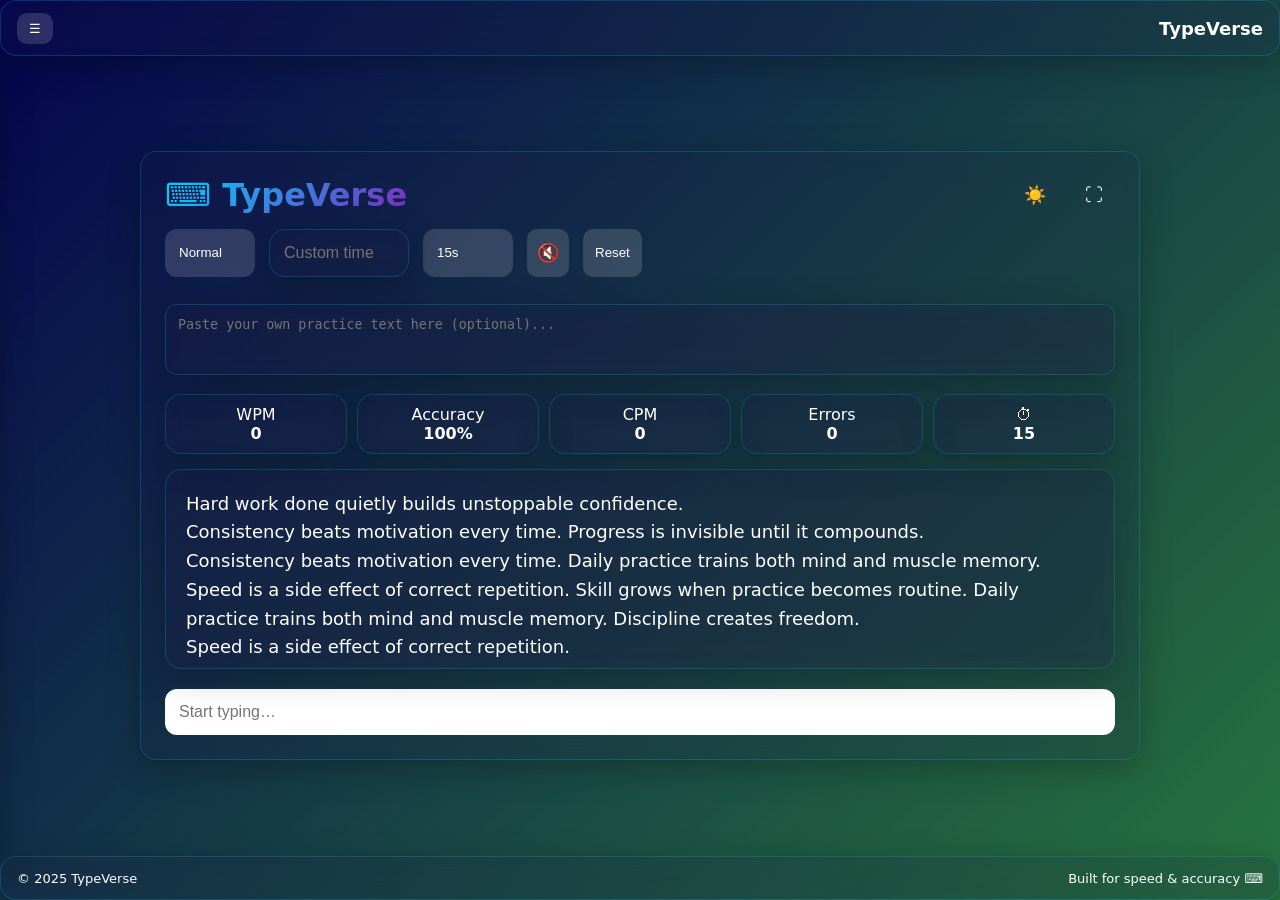
<file: index.html>
<!DOCTYPE html>
<html lang="en">
<head>
<meta charset="UTF-8">
<title>TypeVerse Premium v2.5</title>
<meta name="viewport" content="width=device-width, initial-scale=1.0">

<style>
/* ================== THEME VARIABLES ================== */
:root {
  --bg1:#04044f;
  --bg2:#27743e;
  --glass:rgba(27, 27, 66, 0.197);
  --border:rgba(0,212,255,.2);
  --text:#fff;
  --muted:#b0b0b0;
  --cyan:#00d4ff;
  --purple:#7b2cbf;
  --ok:#4ecca3;
  --bad:#ff6b6b;
}

body.light {
  --bg1:#f8f9ff;
  --bg2:#383c96;
  --glass:rgba(255, 255, 255, 0.337);
  --border:rgba(0,212,255,.3);
  --text:#1a1a2e;
  --muted:#5a5a7a;
  --cyan:#00a8d4;
  --purple:#6a1b9a;
}

/* ================== GLOBAL ================== */
*{box-sizing:border-box}
body{
  margin:0;
  font-family:system-ui,sans-serif;
  background:linear-gradient(135deg,var(--bg1),var(--bg2));
  color:var(--text);
  min-height:100vh;
  display:flex;
  justify-content:center;
  align-items:center;
  transition:.4s;
}

.glass{
  background:var(--glass);
  backdrop-filter:blur(12px);
  border:1px solid var(--border);
  border-radius:16px;
  box-shadow:0 8px 32px rgba(0,0,0,.25);
}

/* ================== APP ================== */
.app{
  width:100%;
  max-width:1000px;   /* 🔥 increased */
  padding:24px;
}


.fullscreen .app{
  width:100%;
  height:100%;
  max-width:none;
  border-radius:0;
}

/* ================== HEADER ================== */
header{
  display:flex;
  justify-content:space-between;
  align-items:center;
}
h1{
  margin:0;
  background:linear-gradient(135deg,var(--cyan),var(--purple));
  -webkit-background-clip:text;
  background-clip:text;
  color:transparent;
}
.icons button{
  background:none;
  border:none;
  color:var(--text);
  font-size:18px;
  cursor:pointer;
  margin-left:10px;
}

/* ================== CONTROLS ================== */
.controls,.stats{
  display:flex;
  gap:10px;
  margin:15px 0;
}
#soundBtn{
  font-size:18px;
  padding:8px 10px;
  border-radius:10px;
  min-width:42px;
}

select,button{
  background:rgba(255,255,255,.15);
  border:none;
  color:var(--text);
  padding:8px 12px;
  border-radius:10px;
  cursor:pointer;
}

/* ================== STATS ================== */
.stat{
  flex:1;
  padding:10px;
  text-align:center;
}

/* ================== TEXT ================== */
#textDisplay{
  padding:20px;
  font-size:18px;
  line-height:1.6;
  min-height:120px;
}
.correct{color:var(--ok)}
.incorrect{color:var(--bad)}
.active{
  text-decoration:underline;
  text-shadow:0 0 10px var(--cyan);
}
input{
  width:100%;
  padding:14px;
  font-size:16px;
  border-radius:12px;
  border:none;
  outline:none;
}

/* ================== RESULTS ================== */
#results{
  display:none;
  margin-top:20px;
}
.badge{
  display:inline-block;
  padding:6px 12px;
  margin:4px;
  border-radius:20px;
  background:linear-gradient(135deg,var(--cyan),var(--purple));
}

/* ================== CANVAS ================== */
canvas{
  margin-top:10px;
  width:100%;
  max-width:720px;
}
</style>
</head>
<link rel="stylesheet" href="layout.css">
<link rel="stylesheet" href="sidebar.css">
<script src="difficultyEngine.js"></script>
<script src="customInputEngine.js"></script>

<script src="sidebar.js"></script>

<body>
  <!-- ========== GLOBAL HEADER ========== -->
<header class="tv-header glass">
  <button id="menuBtn">☰</button>

  <span class="logo">TypeVerse</span>
</header>

<!-- ========== SIDEBAR ========== -->
<aside id="sidebar" class="tv-sidebar glass">
  <h3>Menu</h3>
  <nav>
    <a href="pages/settings.html">⚙ Settings</a>
    <a href="guide/guide.html">📘 User Guide</a>
    <a href="pages/learning.html">📚 Learning Materials</a>
    <a href="pages/games.html">🎮 Typing Games</a>
  </nav>
</aside>

<!-- ========== MAIN WRAPPER ========== -->
<main class="tv-main">

<div class="app glass">


<header>
  <h1>⌨ TypeVerse</h1>
  <div class="icons">
    <button id="themeBtn">☀️</button>
    <button id="fsBtn">⛶</button>
  </div>
</header>

<div class="controls">
  <select id="difficulty">
    <option>Easy</option>
    <option selected>Normal</option>
    <option>Hard</option>
    <option>Extreme</option>
  </select>
  <input type="number"
       id="customTime"
       placeholder="Custom time (sec)"
       min="10"
       class="glass">

  <select id="duration">
    <option value="15" selected>15s</option>
    <option value="30">30s</option>
    <option value="60">1m</option>
    <option value="120">2m</option>
    <option value="300">5m</option>
    <option value="600">10m</option>
  </select>
  <button id="soundBtn" title="Toggle sound">🔇</button>
  <button id="resetBtn">Reset</button>
</div>

<textarea id="customText"
  placeholder="Paste your own practice text here (optional)..."
  rows="3"
  class="glass"
></textarea>


<div class="stats">
  <div class="stat glass">WPM<br><b id="wpm">0</b></div>
  <div class="stat glass">Accuracy<br><b id="acc">100%</b></div>
  <div class="stat glass">CPM<br><b id="cpm">0</b></div>
  <div class="stat glass">Errors<br><b id="err">0</b></div>
  <div class="stat glass">⏱<br><b id="time">60</b></div>
</div>

<div id="textDisplay" class="glass"></div>
<input id="input" placeholder="Start typing…" autofocus>

<div id="results" class="glass">
  <h2>Results</h2>
  <p><b>Final WPM:</b> <span id="finalWpm"></span></p>
  <p><b>Problem Keys:</b> <span id="problemKeys"></span></p>
  <canvas id="keyboardCanvas" width="720" height="240"></canvas>
  <div id="badges"></div>
</div>

</main>
<footer class="tv-footer glass">
  <span>© 2025 TypeVerse</span>
  <span>Built for speed & accuracy ⌨️</span>
</footer>

</div>

<script>
/* ================== TEXT ================== */
const TEXTS=[
 "Code is poetry written for machines.",
 "Accuracy builds speed over time.",
 "Consistency beats intensity.",
 "Typing is muscle memory."
];

/* ================== KEYBOARD ================== */
const KEYBOARD = [
  { keys: ["q","w","e","r","t","y","u","i","o","p"], offset: 0 },
  { keys: ["a","s","d","f","g","h","j","k","l"], offset: 25 },
  { keys: ["z","x","c","v","b","n","m"], offset: 55 }
];


/* ================== STATE ================== */
let startTime=null,timer=null,timeLeft=60;
let testCompleted = false;

let errors=0,keyErrors={};

/* ================== ELEMENTS ================== */
const textDisplay=input.previousElementSibling;
const canvas=document.getElementById("keyboardCanvas");
const ctx=canvas.getContext("2d");

/* ================== FUNCTIONS ================== */
function loadText(){
  textDisplay.innerHTML = "";

  const difficulty = document.getElementById("difficulty").value;
  let finalText = resolveTestText(difficulty);

  // Normalize newlines
  finalText = finalText.replace(/\r\n/g, "\n");

  for(let i = 0; i < finalText.length; i++){
    const span = document.createElement("span");
    span.textContent = finalText[i]; // KEEP text as-is
    textDisplay.appendChild(span);
  }
}


function startTimer(){
 startTime=Date.now();
 timer=setInterval(()=>{
  timeLeft--;
  time.textContent=timeLeft;
  if(timeLeft<=0) endTest();
 },1000);
}

function endTest(){
 clearInterval(timer);
 input.disabled=true;
 testCompleted = true;
 showResults();
}
/* ================== SOUND ENGINE (NO FILES) ================== */

// default sound OFF if settings not present
function soundEnabled(){
  const s = JSON.parse(localStorage.getItem("tv_settings"));
  return s?.sound === true;
}


let audioCtx = null;

function getAudioCtx(){
  if(!audioCtx){
    audioCtx = new (window.AudioContext || window.webkitAudioContext)();
  }
  return audioCtx;
}

function unlockAudio(){
  const ctx = getAudioCtx();
  if(ctx.state === "suspended") ctx.resume();
}

// unlock on first real user action
input.addEventListener("focus", unlockAudio, { once:true });
document.addEventListener("click", unlockAudio, { once:true });

function playMechanicalSound(type){
  if(!soundEnabled()) return;

  const ctx = getAudioCtx();
  if(ctx.state === "suspended") return;

  const osc = ctx.createOscillator();
  const noise = ctx.createBufferSource();
  const gain = ctx.createGain();

  // oscillator (click tone)
  osc.type = "square";
  osc.frequency.value = type === "correct" ? 800 : 220;

  // noise (key hit texture)
  const buffer = ctx.createBuffer(1, ctx.sampleRate * 0.02, ctx.sampleRate);
  const data = buffer.getChannelData(0);
  for(let i=0;i<data.length;i++){
    data[i] = Math.random() * 2 - 1;
  }
  noise.buffer = buffer;

  // envelope
  gain.gain.setValueAtTime(0.12, ctx.currentTime);
  gain.gain.exponentialRampToValueAtTime(0.001, ctx.currentTime + 0.04);

  osc.connect(gain);
  noise.connect(gain);
  gain.connect(ctx.destination);

  osc.start();
  noise.start();

  osc.stop(ctx.currentTime + 0.05);
  noise.stop(ctx.currentTime + 0.05);
}


function playCorrectSound(){
  playMechanicalSound("correct");
}

function playErrorSound(){
  playMechanicalSound("error");
}
const soundBtn = document.getElementById("soundBtn");

function updateSoundIcon(){
  soundBtn.textContent = soundEnabled() ? "🔊" : "🔇";
}

soundBtn.onclick = () => {
  const s = JSON.parse(localStorage.getItem("tv_settings")) || {};
  s.sound = !soundEnabled();
  localStorage.setItem("tv_settings", JSON.stringify(s));
  updateSoundIcon();
};

// initialize on load
updateSoundIcon();
function autoScrollToActive(){
  const active = textDisplay.querySelector(".active");
  if(!active) return;

  const container = textDisplay;

  const activeRect = active.getBoundingClientRect();
  const containerRect = container.getBoundingClientRect();

  // If active character is below visible area
  if(activeRect.bottom > containerRect.bottom){
    container.scrollTop += activeRect.bottom - containerRect.bottom + 10;
  }

  // If active character is above visible area (rare but safe)
  if(activeRect.top < containerRect.top){
    container.scrollTop -= containerRect.top - activeRect.top + 10;
  }
}

input.addEventListener("input", () => {
  if(!startTime) startTimer();

  const spans = textDisplay.querySelectorAll("span");
  const val = input.value;

  errors = 0;
  let lastWasCorrect = true;
  const lastIndex = val.length - 1;

  spans.forEach((s, i) => {
    s.className = "";

    if(val[i] == null) return;

    if(val[i] === s.textContent){
      s.className = "correct";
    }else{
      s.className = "incorrect";
      errors++;
      keyErrors[s.textContent] = (keyErrors[s.textContent] || 0) + 1;

      if(i === lastIndex){
        lastWasCorrect = false;
      }
    }
  });

  // 🔊 play sound ONCE per keystroke
  if(lastIndex >= 0){
    lastWasCorrect ? playCorrectSound() : playErrorSound();
  }

  if(spans[val.length]){
    spans[val.length].classList.add("active");
  }
  
  autoScrollToActive();

  const mins = (Date.now() - startTime) / 60000;
  const gross = (val.length / 5) / mins || 0;
  const net = Math.max(0, gross - (errors / 5) / mins);

  wpm.textContent = Math.round(net);
  acc.textContent = Math.round(((val.length - errors) / val.length) * 100 || 100) + "%";
  cpm.textContent = Math.round((val.length - errors) / mins || 0);
  err.textContent = errors;
});


function heatColor(v,max){
 const r=v/max;
 if(r>.66) return "#ff4d4d";
 if(r>.33) return "#ffd93d";
 return "#4ecca3";
}

function drawKeyboard(){
  ctx.clearRect(0,0,canvas.width,canvas.height);

  ctx.font = "14px system-ui";
  ctx.textAlign = "center";
  ctx.textBaseline = "middle";

  const keySize = 50;
  const gap = 10;
  const startY = 30;

  const max = Math.max(...Object.values(keyErrors), 1);

  KEYBOARD.forEach((row, rowIndex) => {
    let x = 30 + row.offset;
    let y = startY + rowIndex * (keySize + gap);

    row.keys.forEach(key => {
      const count = keyErrors[key] || 0;

      ctx.fillStyle = heatColor(count, max);
      ctx.fillRect(x, y, keySize, keySize);

      ctx.fillStyle = "#000";
      ctx.fillText(key.toUpperCase(), x + keySize/2, y + keySize/2);

      x += keySize + gap;
    });
  });
}


function showResults(){
 results.style.display="block";
 finalWpm.textContent=wpm.textContent;
 const probs=Object.entries(keyErrors)
   .sort((a,b)=>b[1]-a[1])
   .slice(0,5).map(e=>e[0]);
 problemKeys.textContent=probs.join(", ")||"None 🎉";
 drawKeyboard();
 showBadges();
 if(testCompleted){
  badges.innerHTML += `<span class="badge">Press F for Fullscreen ⛶</span>`;
}
}

/* ================== ACHIEVEMENTS ================== */
function showBadges(){
 badges.innerHTML="";
 const h=new Date().getHours();
 if(wpm.textContent>=150) badges.innerHTML+=`<span class="badge">Speed Demon 🚀</span>`;
 if(+acc.textContent.replace("%","")>=99) badges.innerHTML+=`<span class="badge">Accuracy Master 🎯</span>`;
 if(errors===0) badges.innerHTML+=`<span class="badge">Perfect Run 💯</span>`;
 if(h>=22) badges.innerHTML+=`<span class="badge">Night Owl 🌙</span>`;
 if(+duration.value>=600) badges.innerHTML+=`<span class="badge">Endurance ⏱️</span>`;
}

/* ================== RESET ================== */
function reset(){
 clearInterval(timer);
 input.value="";
 input.disabled=false;
 startTime=null;
 testCompleted=false;
 errors=0;
 keyErrors={};
 const customTimeInput = document.getElementById("customTime").value;
setCustomTime(customTimeInput);

timeLeft = resolveTestTime(+duration.value);

 time.textContent=timeLeft;
 results.style.display="none";
 loadText();
}
resetBtn.onclick=reset;
duration.onchange=reset;

/* ================== THEME ================== */
function applyTheme(t){
 document.body.classList.toggle("light",t==="light");
 localStorage.setItem("tv_theme",t);
 themeBtn.textContent=t==="light"?"🌙":"☀️";
}
applyTheme(localStorage.getItem("tv_theme")||"dark");
themeBtn.onclick=()=>{
 applyTheme(document.body.classList.contains("light")?"dark":"light");
};

/* ================== FULLSCREEN ================== */
function toggleFS(){
 if(!document.fullscreenElement){
  document.documentElement.requestFullscreen();
 }else document.exitFullscreen();
}
fsBtn.onclick=toggleFS;

document.addEventListener("fullscreenchange",()=>{
 document.body.classList.toggle("fullscreen",!!document.fullscreenElement);
});

document.addEventListener("keydown", e => {
  // Disable fullscreen ONLY while test is running
  if (startTime !== null && !testCompleted) return;

  // Ignore when typing in input
  if (document.activeElement === input) return;

  if (e.key === "f" || e.key === "F") {
    e.preventDefault();
    toggleFS();
  }
});


document.getElementById("customText").addEventListener("input", e => {
  setCustomText(e.target.value);
  restartTest();   // 🔥 THIS WAS MISSING
});

document.getElementById("difficulty").addEventListener("change", () => {
  restartTest();
});


/* ================== INIT ================== */
reset();
</script>
</body>
</html>
</file>
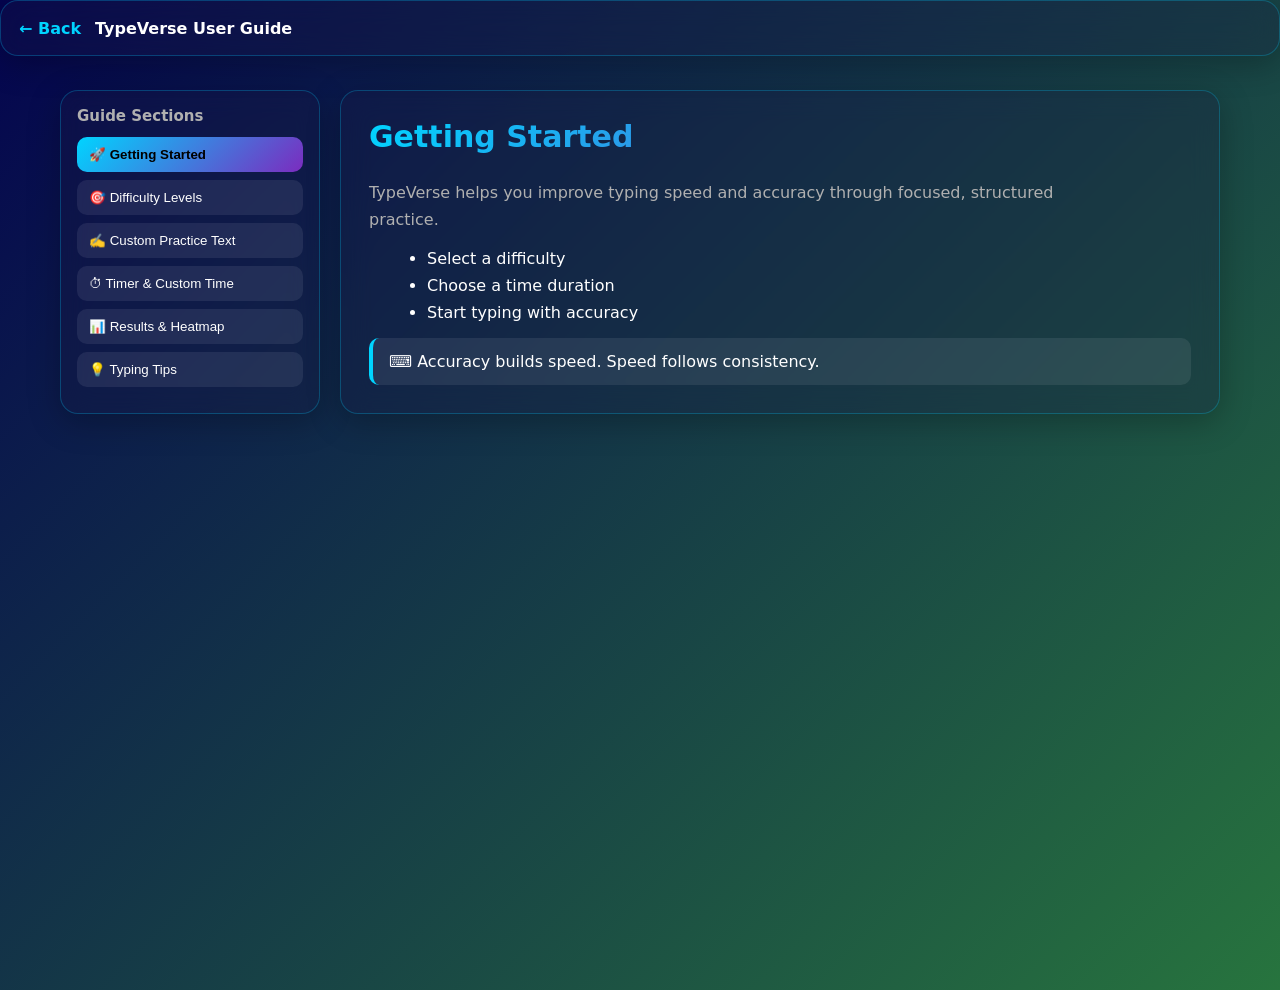
<file: guide/guide.html>
<!DOCTYPE html>
<html lang="en">
<head>
<meta charset="UTF-8">
<title>TypeVerse – User Guide</title>
<meta name="viewport" content="width=device-width, initial-scale=1.0">

<style>
/* ================= THEME ================= */
:root{
  --bg1:#04044f;
  --bg2:#27743e;
  --glass:rgba(27,27,66,.28);
  --border:rgba(0,212,255,.25);
  --text:#ffffff;
  --muted:#b0b0b0;
  --cyan:#00d4ff;
  --purple:#7b2cbf;
}

body.light{
  --bg1:#f0f4ff;
  --bg2:#c7d2fe;
  --glass:rgba(255,255,255,.75);
  --border:rgba(0,212,255,.3);
  --text:#1a1a2e;
  --muted:#5a5a7a;
}

/* ================= GLOBAL ================= */
*{box-sizing:border-box}
body{
  margin:0;
  min-height:100vh;
  font-family:system-ui,-apple-system,Segoe UI,sans-serif;
  background:linear-gradient(135deg,var(--bg1),var(--bg2));
  color:var(--text);
  transition:.4s;
}

/* ================= GLASS ================= */
.glass{
  background:var(--glass);
  backdrop-filter:blur(14px);
  border:1px solid var(--border);
  border-radius:18px;
  box-shadow:0 8px 32px rgba(0,0,0,.25);
}

/* ================= HEADER ================= */
.header{
  position:fixed;
  top:0;left:0;right:0;
  height:56px;
  display:flex;
  align-items:center;
  gap:14px;
  padding:0 18px;
  z-index:1000;
}
.header a{
  color:var(--cyan);
  text-decoration:none;
  font-weight:600;
}
.header span{
  font-weight:600;
}

/* ================= LAYOUT ================= */
.container{
  max-width:1200px;
  margin:90px auto 40px;
  padding:0 20px;
  display:grid;
  grid-template-columns:260px 1fr;
  gap:20px;
}

/* ================= NAV ================= */
.guide-nav{
  position:sticky;
  top:90px;
  padding:16px;
}
.guide-nav h3{
  margin:0 0 12px 0;
  font-size:15px;
  color:var(--muted);
}
.guide-nav button{
  width:100%;
  padding:10px 12px;
  margin-bottom:8px;
  border:none;
  border-radius:10px;
  cursor:pointer;
  background:rgba(255,255,255,.08);
  color:var(--text);
  text-align:left;
  transition:.2s;
}
.guide-nav button:hover{
  background:rgba(255,255,255,.18);
}
.guide-nav button.active{
  background:linear-gradient(135deg,var(--cyan),var(--purple));
  color:#000;
  font-weight:600;
}

/* ================= CONTENT ================= */
.guide-content{
  padding:28px;
}

.guide-content h1{
  margin-top:0;
  font-size:30px;
  background:linear-gradient(135deg,var(--cyan),var(--purple));
  -webkit-background-clip:text;
  background-clip:text;
  color:transparent;
}

.guide-content h2{
  margin-top:28px;
}

.guide-content p{
  color:var(--muted);
  line-height:1.7;
  max-width:720px;
}

.guide-content ul{
  margin-left:18px;
}
.guide-content li{
  margin:8px 0;
}

.tip{
  margin-top:16px;
  padding:14px 16px;
  border-left:4px solid var(--cyan);
  background:rgba(255,255,255,.08);
  border-radius:10px;
}

/* ================= MOBILE ================= */
@media(max-width:900px){
  .container{
    grid-template-columns:1fr;
  }
  .guide-nav{
    position:relative;
    top:auto;
  }
}
</style>
</head>

<body>

<!-- HEADER -->
<header class="header glass">
  <a href="../index.html">← Back</a>
  <span>TypeVerse User Guide</span>
</header>

<!-- MAIN -->
<main class="container">

  <!-- NAV -->
  <aside class="guide-nav glass">
    <h3>Guide Sections</h3>
    <button class="active" onclick="load('intro',this)">🚀 Getting Started</button>
    <button onclick="load('difficulty',this)">🎯 Difficulty Levels</button>
    <button onclick="load('custom',this)">✍️ Custom Practice Text</button>
    <button onclick="load('timer',this)">⏱ Timer & Custom Time</button>
    <button onclick="load('results',this)">📊 Results & Heatmap</button>
    <button onclick="load('tips',this)">💡 Typing Tips</button>
  </aside>

  <!-- CONTENT -->
  <section id="content" class="guide-content glass"></section>

</main>

<script>
/* ================= THEME ================= */
if(localStorage.getItem("tv_theme")==="light"){
  document.body.classList.add("light");
}

/* ================= CONTENT DATA ================= */
const sections={
  intro:`
    <h1>Getting Started</h1>
    <p>
      TypeVerse helps you improve typing speed and accuracy
      through focused, structured practice.
    </p>
    <ul>
      <li>Select a difficulty</li>
      <li>Choose a time duration</li>
      <li>Start typing with accuracy</li>
    </ul>
    <div class="tip">⌨️ Accuracy builds speed. Speed follows consistency.</div>
  `,
  difficulty:`
    <h1>Difficulty Levels</h1>
    <ul>
      <li><b>Easy</b> – Common words</li>
      <li><b>Normal</b> – Mixed vocabulary</li>
      <li><b>Hard</b> – Advanced words</li>
      <li><b>Extreme</b> – Symbols & numbers</li>
    </ul>
  `,
  custom:`
    <h1>Custom Practice Text</h1>
    <p>
      Paste your own text (code, notes, exam material)
      to practice exactly what you need.
    </p>
  `,
  timer:`
    <h1>Timer & Custom Time</h1>
    <p>
      Choose preset durations or define your own
      to control focus and endurance.
    </p>
  `,
  results:`
    <h1>Results & Heatmap</h1>
    <p>
      After each test, TypeVerse shows detailed stats
      and highlights problem keys using a keyboard heatmap.
    </p>
  `,
  tips:`
    <h1>Typing Tips</h1>
    <ul>
      <li>Focus on accuracy before speed</li>
      <li>Use all fingers (touch typing)</li>
      <li>Practice daily in short sessions</li>
      <li>Relax hands and posture</li>
    </ul>
  `
};

/* ================= LOAD ================= */
function load(key,btn){
  document.getElementById("content").innerHTML=sections[key];
  document.querySelectorAll(".guide-nav button")
    .forEach(b=>b.classList.remove("active"));
  btn.classList.add("active");
}

/* INIT */
load("intro",document.querySelector(".guide-nav button"));
</script>

</body>
</html>
</file>
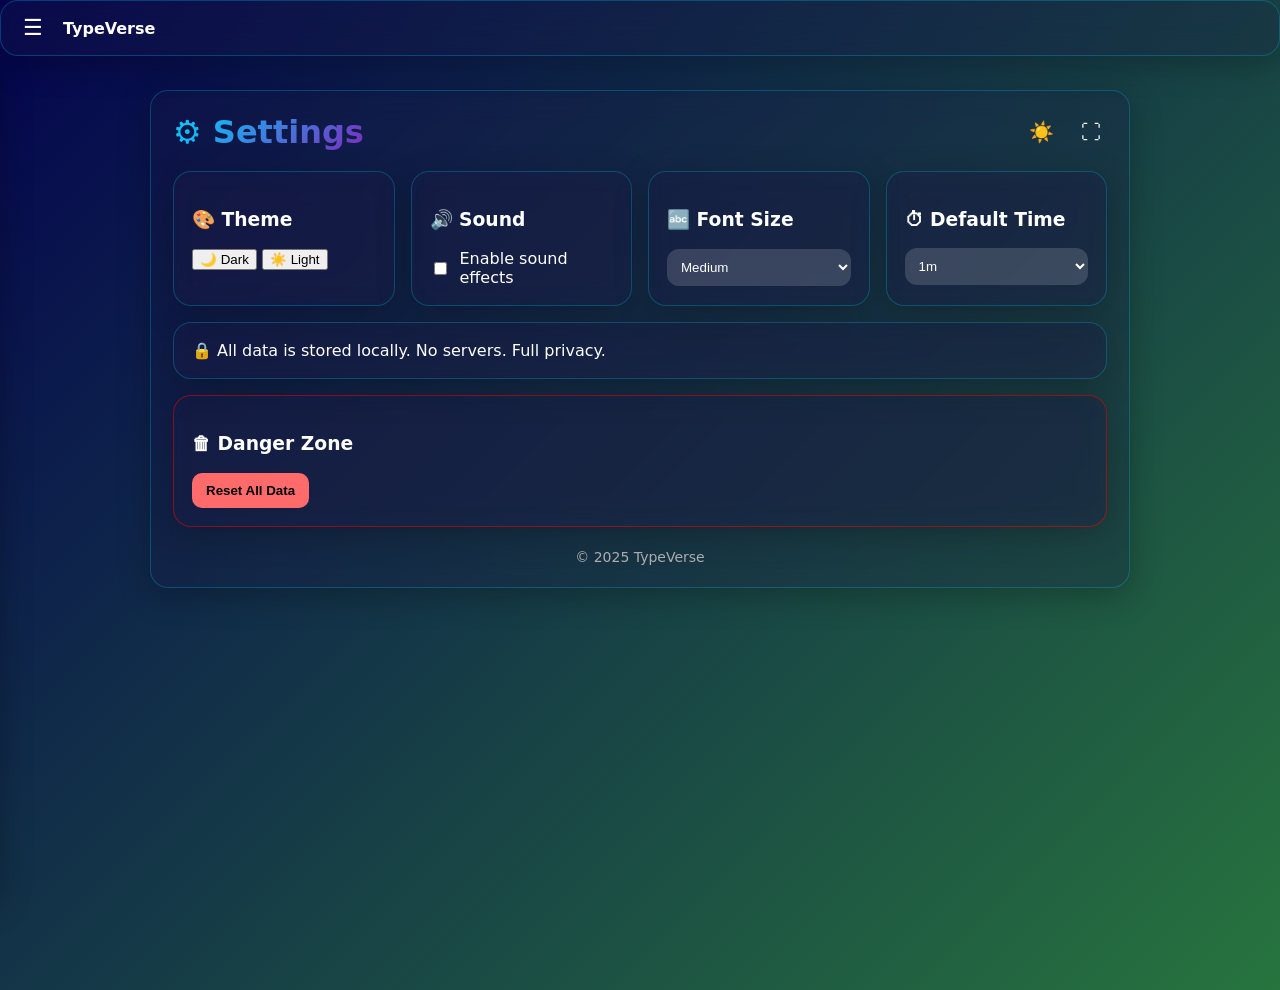
<file: pages/settings.html>
<!DOCTYPE html>
<html lang="en">
<head>
<meta charset="UTF-8">
<title>TypeVerse – Settings</title>
<meta name="viewport" content="width=device-width, initial-scale=1.0">

<style>
/* ================= THEME ================= */
:root{
  --bg1:#04044f;
  --bg2:#27743e;
  --glass:rgba(27,27,66,.28);
  --border:rgba(0,212,255,.25);
  --text:#ffffff;
  --muted:#b0b0b0;
  --cyan:#00d4ff;
  --purple:#7b2cbf;
  --danger:#ff6b6b;
}

body.light{
  --bg1:#f0f4ff;
  --bg2:#c7d2fe;
  --glass:rgba(255,255,255,.75);
  --border:rgba(0,212,255,.3);
  --text:#1a1a2e;
  --muted:#5a5a7a;
  --cyan:#00a8d4;
  --purple:#6a1b9a;
}

/* ================= GLOBAL ================= */
*{box-sizing:border-box}
body{
  margin:0;
  min-height:100vh;
  font-family:system-ui,-apple-system,Segoe UI,sans-serif;
  background:linear-gradient(135deg,var(--bg1),var(--bg2));
  color:var(--text);
  transition:.4s;
}

/* ================= GLASS ================= */
.glass{
  background:var(--glass);
  backdrop-filter:blur(14px);
  border:1px solid var(--border);
  border-radius:18px;
  box-shadow:0 8px 32px rgba(0,0,0,.25);
}

/* ================= HEADER ================= */
.header{
  height:56px;
  display:flex;
  align-items:center;
  gap:14px;
  padding:0 16px;
  position:fixed;
  top:0;left:0;right:0;
  z-index:2000;
}
.menu-btn{
  font-size:22px;
  cursor:pointer;
  background:none;
  border:none;
  color:var(--text);
}

/* ================= SIDEBAR ================= */
.sidebar{
  position:fixed;
  top:56px;
  bottom:0;
  left:-260px;
  width:260px;
  padding:18px;
  transition:.3s ease;
  z-index:1500;
}
.sidebar.open{left:0}

.sidebar a{
  display:block;
  padding:10px 12px;
  margin-bottom:8px;
  text-decoration:none;
  color:var(--text);
  border-radius:10px;
  background:rgba(255,255,255,.08);
}
.sidebar a:hover{
  background:rgba(255,255,255,.18);
}

/* ================= APP ================= */
.app{
  max-width:980px;
  margin:90px auto 40px;
  padding:22px;
}

/* ================= PAGE HEADER ================= */
.page-head{
  display:flex;
  justify-content:space-between;
  align-items:center;
}
h1{
  margin:0;
  background:linear-gradient(135deg,var(--cyan),var(--purple));
  -webkit-background-clip:text;
  background-clip:text;
  color:transparent;
}
.icons button{
  background:none;
  border:none;
  font-size:20px;
  color:var(--text);
  cursor:pointer;
  margin-left:10px;
}

/* ================= GRID ================= */
.grid{
  display:grid;
  grid-template-columns:repeat(auto-fit,minmax(220px,1fr));
  gap:16px;
  margin-top:20px;
}
.card{padding:18px}

/* ================= FORMS ================= */
select{
  width:100%;
  padding:10px;
  border-radius:12px;
  border:none;
  background:rgba(255,255,255,.15);
  color:var(--text);
  outline:none;
}

/* 🔥 FIX: dropdown options visibility */
select option{
  background:#0f172a;
  color:#ffffff;
}
body.light select option{
  background:#ffffff;
  color:#1a1a2e;
}

label{
  display:flex;
  gap:10px;
  align-items:center;
  margin-top:10px;
}

/* ================= DANGER ================= */
.danger{
  border:1px solid rgba(255,0,0,.5);
}
.danger button{
  background:var(--danger);
  color:#000;
  border:none;
  padding:10px 14px;
  border-radius:10px;
  font-weight:600;
  cursor:pointer;
}

/* ================= FOOTER ================= */
.footer{
  text-align:center;
  margin-top:22px;
  font-size:14px;
  color:var(--muted);
}
</style>
</head>

<body>

<!-- HEADER -->
<div class="header glass">
  <button class="menu-btn" onclick="toggleSidebar()">☰</button>
  <strong>TypeVerse</strong>
</div>

<!-- SIDEBAR -->
<aside id="sidebar" class="sidebar glass">
  <a href="/index.html">⌨ Typing Test</a>
  <a href="settings.html">⚙ Settings</a>
  <a href="learning.html">📚 Learning</a>
  <a href="games.html">🎮 Games</a>
</aside>

<!-- MAIN APP -->
<div class="app glass">

  <div class="page-head">
    <h1>⚙ Settings</h1>
    <div class="icons">
      <button id="themeBtn">☀️</button>
      <button id="fsBtn">⛶</button>
    </div>
  </div>

  <div class="grid">

    <div class="card glass">
      <h3>🎨 Theme</h3>
      <button onclick="setTheme('dark')">🌙 Dark</button>
      <button onclick="setTheme('light')">☀️ Light</button>
    </div>

    <div class="card glass">
      <h3>🔊 Sound</h3>
      <label>
        <input type="checkbox" id="sound">
        Enable sound effects
      </label>
    </div>

    <div class="card glass">
      <h3>🔤 Font Size</h3>
      <select id="fontSize">
        <option value="14">Small</option>
        <option value="16" selected>Medium</option>
        <option value="18">Large</option>
      </select>
    </div>

    <div class="card glass">
      <h3>⏱ Default Time</h3>
      <select id="duration">
        <option value="15">15s</option>
        <option value="30">30s</option>
        <option value="60" selected>1m</option>
        <option value="120">2m</option>
        <option value="300">5m</option>
      </select>
    </div>

  </div>

  <div class="card glass" style="margin-top:16px">
    🔒 All data is stored locally. No servers. Full privacy.
  </div>

  <div class="card glass danger" style="margin-top:16px">
    <h3>🗑 Danger Zone</h3>
    <button onclick="resetAll()">Reset All Data</button>
  </div>

  <div class="footer">© 2025 TypeVerse</div>

</div>

<script>
/* ===== SIDEBAR ===== */
function toggleSidebar(){
  sidebar.classList.toggle("open");
}

/* ===== THEME ===== */
const savedTheme=localStorage.getItem("tv_theme")||"dark";
if(savedTheme==="light")document.body.classList.add("light");
themeBtn.textContent=savedTheme==="light"?"🌙":"☀️";

function setTheme(t){
  document.body.classList.toggle("light",t==="light");
  localStorage.setItem("tv_theme",t);
  themeBtn.textContent=t==="light"?"🌙":"☀️";
}

/* ===== FULLSCREEN ===== */
fsBtn.onclick=()=>{
  if(!document.fullscreenElement){
    document.documentElement.requestFullscreen();
  }else document.exitFullscreen();
};

/* ===== SETTINGS ===== */
const settings=JSON.parse(localStorage.getItem("tv_settings"))||{
  sound:false,fontSize:16,duration:60
};

sound.checked=settings.sound;
fontSize.value=settings.fontSize;
duration.value=settings.duration;
document.body.style.fontSize=settings.fontSize+"px";

sound.onchange=e=>{settings.sound=e.target.checked;save()};
fontSize.onchange=e=>{
  settings.fontSize=e.target.value;
  document.body.style.fontSize=e.target.value+"px";
  save();
};
duration.onchange=e=>{settings.duration=e.target.value;save()};

function save(){
  localStorage.setItem("tv_settings",JSON.stringify(settings));
}

/* ===== RESET ===== */
function resetAll(){
  if(confirm("Delete all TypeVerse data?")){
    localStorage.clear();
    location.reload();
  }
}
</script>

</body>
</html>
</file>
<file: layout.css>
/* ========== HEADER ========== */

.tv-header{
  position:fixed;
  top:0;
  left:0;
  right:0;
  height:56px;
  display:flex;
  align-items:center;
  gap:12px;
  padding:0 16px;
  z-index:3000;
}

.tv-header .logo{
  font-size:18px;
  font-weight:600;
}

/* ========== MAIN ========== */
.tv-main{
  padding-top:80px;
  padding-bottom:70px;
  width:100%;
  display:flex;
  justify-content:center;
}


/* ========== FOOTER ========== */
.tv-footer{
  position:fixed;
  bottom:0;
  left:0;
  right:0;
  height:44px;
  display:flex;
  justify-content:space-between;
  align-items:center;
  padding:0 16px;
  font-size:13px;
}
#textDisplay{
  margin-bottom:14px;
}

#input{
  margin-top:6px;
}
#results{
  padding:28px 32px;
}

#results h2{
  margin:0 0 16px 0;
}

#results p{
  margin:8px 0;
  font-size:15px;
}

#results canvas{
  display:block;
  margin:24px auto 16px;
}/* ========== SELECT DROPDOWN FIX (DARK MODE) ========== */

select{
  background-color: rgba(255,255,255,0.15);
  color: var(--text);
  border-radius: 12px;
  padding: 8px 14px;
  appearance: none;
}

/* Dropdown list */
select option{
  background-color: #0f172a;   /* deep dark */
  color: #ffffff;
}

/* Hover / selected option */
select option:checked,
select option:hover{
  background-color: #2563eb;
  color: #ffffff;
}
body.light select{
  background-color: rgba(0,0,0,0.05);
  color: #1a1a2e;
}

body.light select option{
  background-color: #ffffff;
  color: #1a1a2e;
}

body.light select option:hover{
  background-color: #e0e7ff;
}
.controls{
  gap:14px;
}

select{
  min-width:90px;
}
#customText{
  width:100%;
  margin-top:12px;
  padding:12px;
  border-radius:12px;
  resize:none;
}
#customTime{
  width:140px;
}
#textDisplay{
  white-space: pre-wrap;     /* 🔑 preserves spaces & \n */
  word-break: break-word;   /* prevents overflow */
  overflow-wrap: anywhere;  /* safety net */
}
#textDisplay{
  max-height: 200px;          /* adjust if needed */
  overflow-y: auto;
  white-space: pre-wrap;
  word-break: break-word;
  scroll-behavior: smooth;    /* 🔥 smooth auto-scroll */
}
</file>
<file: sidebar.css>
.tv-sidebar{
  position:fixed;
  top:56px;
  bottom:44px;
  left:-260px;
  width:260px;
  padding:20px;
  transition:0.3s ease;
  z-index:2000;
}

.tv-sidebar.open{
  left:0;
}

.tv-sidebar nav{
  display:flex;
  flex-direction:column;
  gap:14px;
  margin-top:20px;
}

.tv-sidebar a{
  color:var(--text);
  text-decoration:none;
  padding:10px;
  border-radius:10px;
  background:rgba(255,255,255,0.08);
}

.tv-sidebar a:hover{
  background:rgba(255,255,255,0.15);
}
</file>
